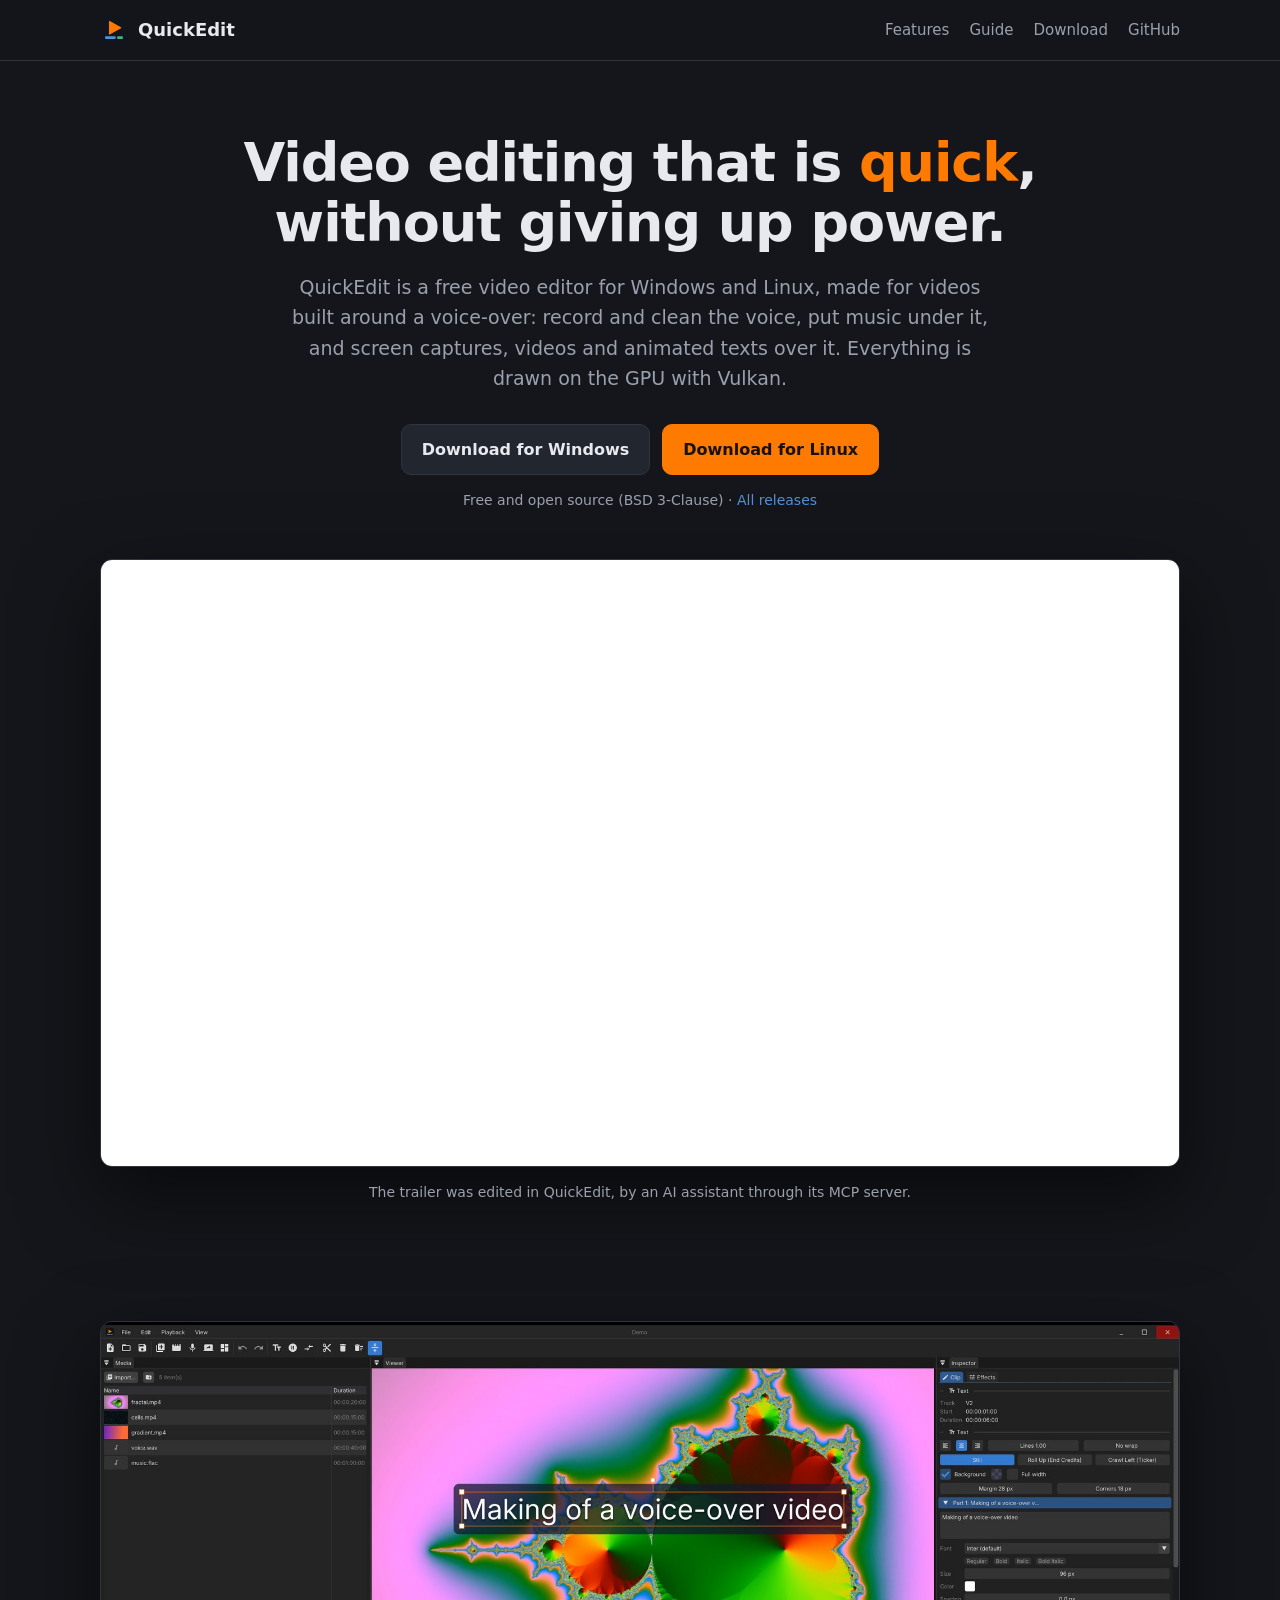
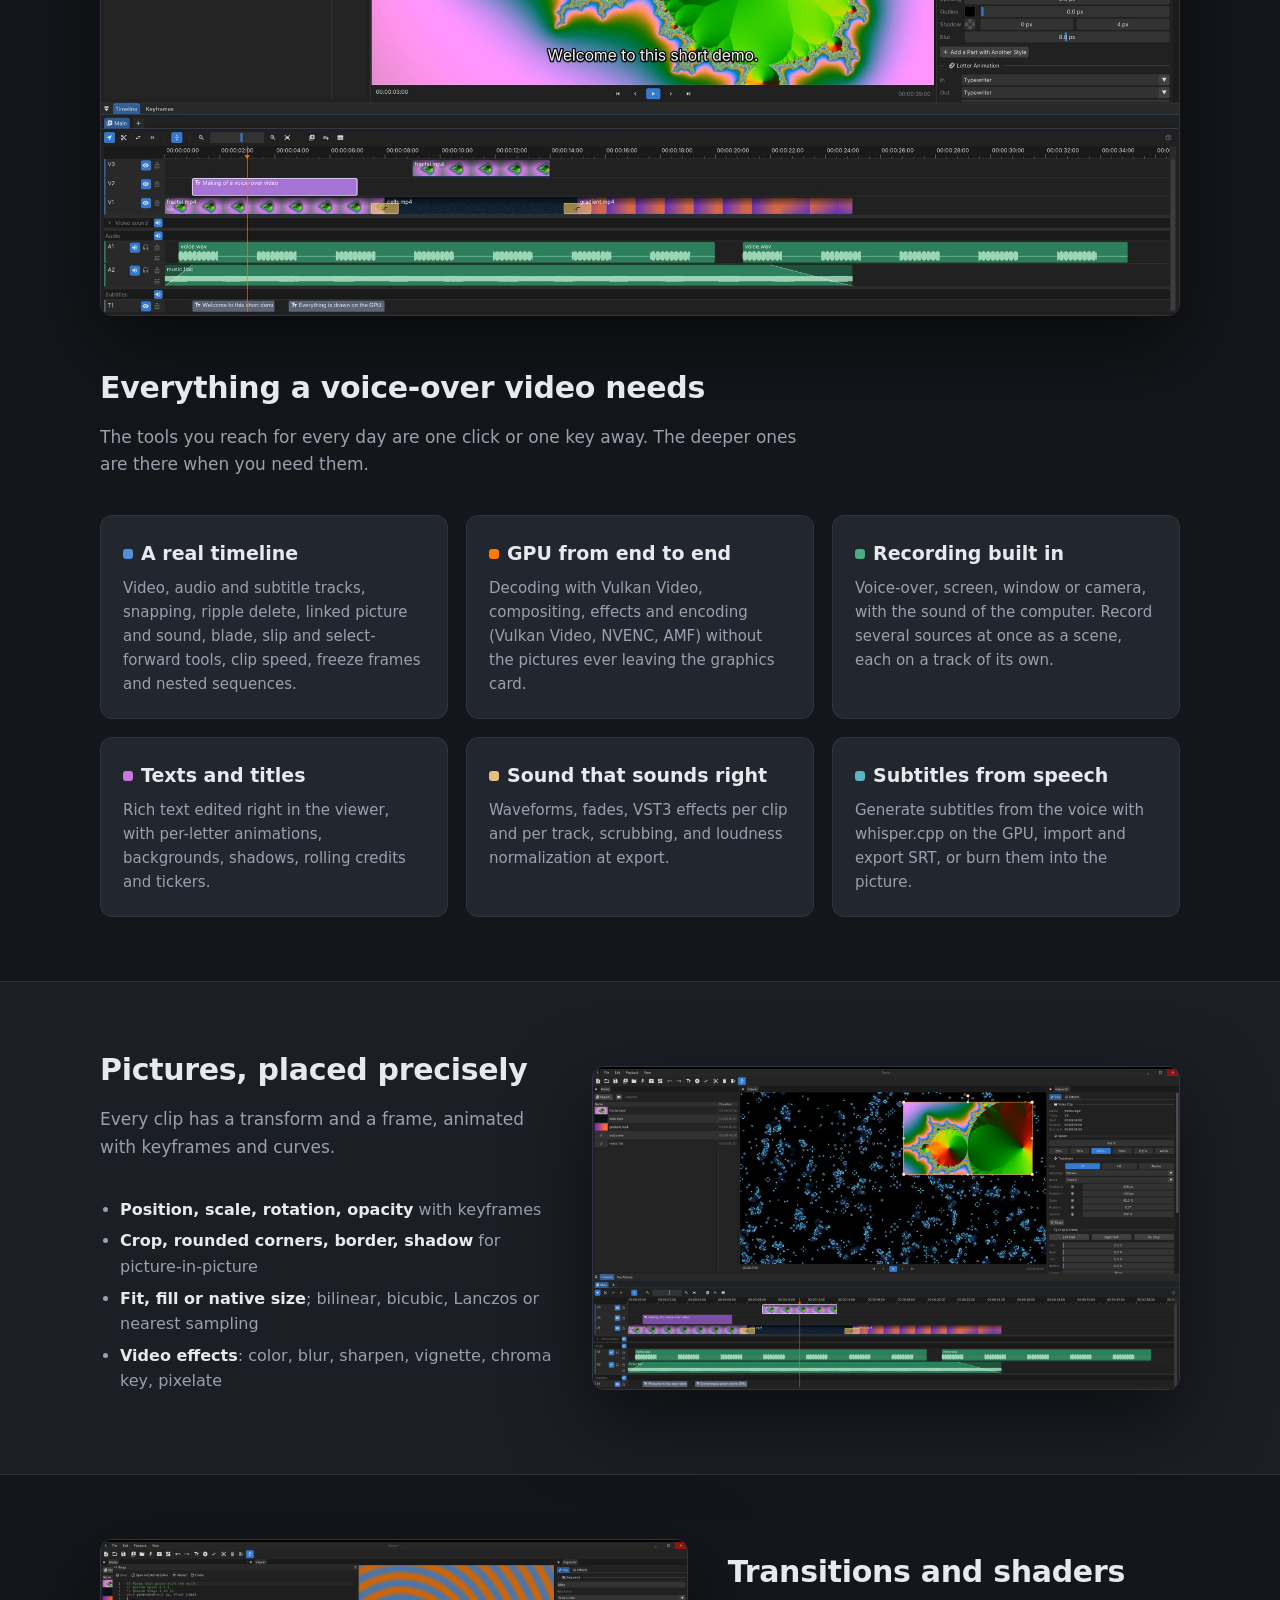
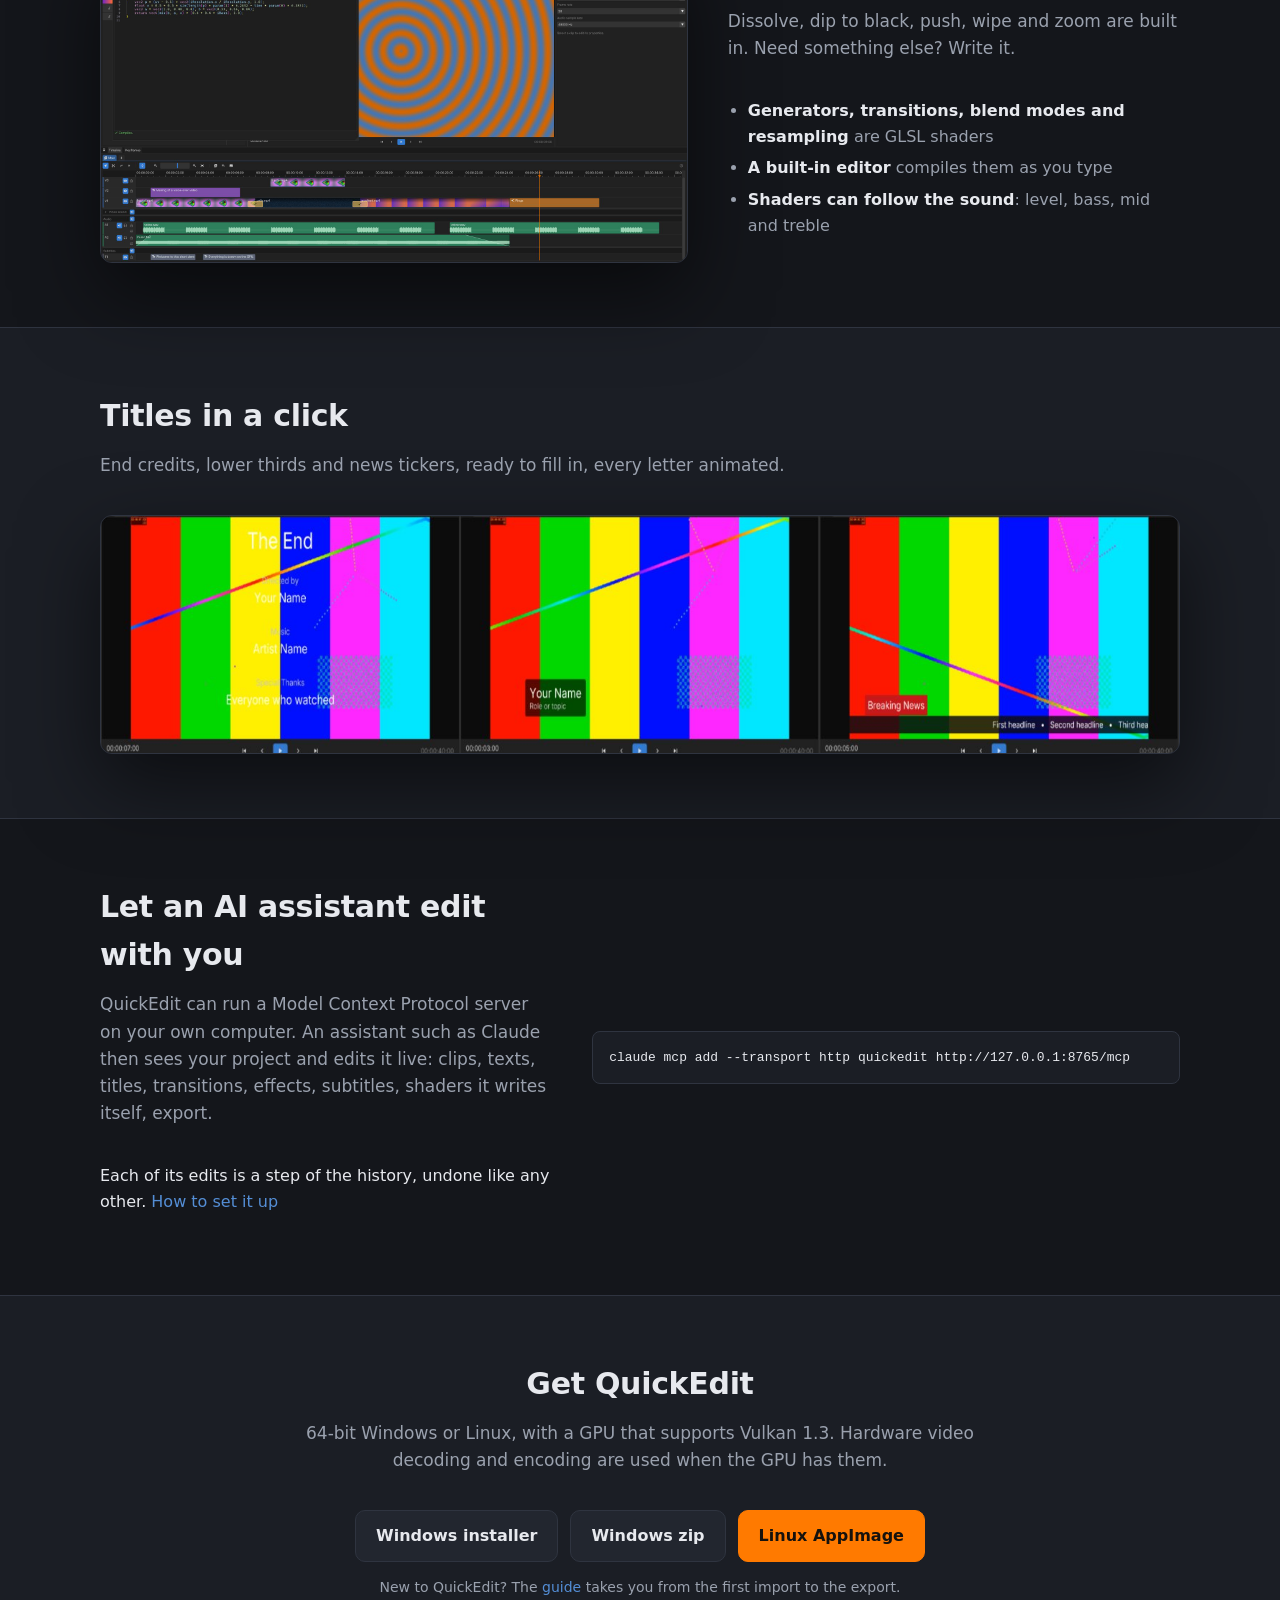
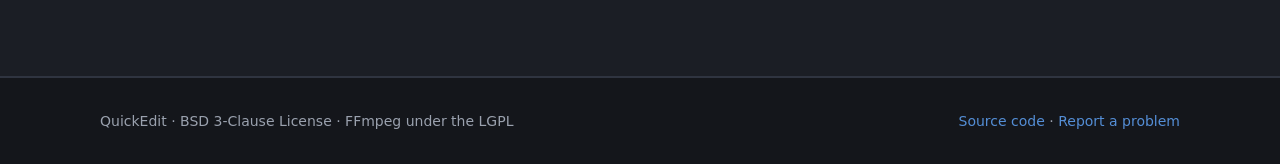
<file: site/index.html>
<!doctype html>
<html lang="en">
<head>
    <meta charset="utf-8">
    <meta name="viewport" content="width=device-width, initial-scale=1">
    <title>QuickEdit: a simple, powerful video editor</title>
    <meta name="description" content="QuickEdit is a free, open source video editor for Windows and Linux, rendered entirely on the GPU with Vulkan. Record and clean a voice-over, put music under it, screen captures, videos and animated texts over it.">
    <meta property="og:title" content="QuickEdit">
    <meta property="og:description" content="A simple, powerful video editor for Windows and Linux, rendered entirely with Vulkan.">
    <meta property="og:image" content="img/editor.jpg">
    <link rel="icon" href="favicon.svg" type="image/svg+xml">
    <link rel="stylesheet" href="style.css">
</head>
<body>

<header class="top">
    <div class="wrap">
        <a class="brand" href="./"><img src="favicon.svg" alt="">QuickEdit</a>
        <nav class="links">
            <a class="hide-small" href="#features">Features</a>
            <a href="guide.html">Guide</a>
            <a href="#download">Download</a>
            <a href="https://github.com/Zovelik/QuickEdit">GitHub</a>
        </nav>
    </div>
</header>

<main>
    <div class="hero">
        <div class="wrap">
            <h1>Video editing that is <em>quick</em>,<br>without giving up power.</h1>
            <p class="lead">
                QuickEdit is a free video editor for Windows and Linux, made for videos built around a voice-over:
                record and clean the voice, put music under it, and screen captures, videos and animated texts over it.
                Everything is drawn on the GPU with Vulkan.
            </p>
            <div class="buttons">
                <a class="button" data-os="windows" data-asset="-Windows.exe" href="https://github.com/Zovelik/QuickEdit/releases/latest">
                    Download for Windows <span class="size"></span>
                </a>
                <a class="button" data-os="linux" data-asset="-Linux.AppImage" href="https://github.com/Zovelik/QuickEdit/releases/latest">
                    Download for Linux <span class="size"></span>
                </a>
            </div>
            <p class="note">
                <span data-version hidden></span>Free and open source (BSD 3-Clause) &middot;
                <a href="https://github.com/Zovelik/QuickEdit/releases">All releases</a>
            </p>
            <div class="shot video">
                <iframe src="https://www.youtube-nocookie.com/embed/0W9y1w-8a5k" title="QuickEdit trailer" loading="lazy"
                    allow="accelerometer; autoplay; clipboard-write; encrypted-media; gyroscope; picture-in-picture; web-share"
                    referrerpolicy="strict-origin-when-cross-origin" allowfullscreen></iframe>
            </div>
            <p class="note">The trailer was edited in QuickEdit, by an AI assistant through its MCP server.</p>
        </div>
    </div>

    <section id="features">
        <div class="wrap">
            <div class="shot screenshot"><img src="img/editor.jpg" width="1920" height="1056" alt="The QuickEdit window: media list, viewer with an animated title, inspector and a timeline with video, voice, music and subtitle tracks"></div>
            <h2>Everything a voice-over video needs</h2>
            <p class="section-lead">The tools you reach for every day are one click or one key away. The deeper ones are there when you need them.</p>
            <div class="grid">
                <div class="card">
                    <h3><span class="dot" style="background:var(--blue)"></span>A real timeline</h3>
                    <p>Video, audio and subtitle tracks, snapping, ripple delete, linked picture and sound, blade, slip and select-forward tools, clip speed, freeze frames and nested sequences.</p>
                </div>
                <div class="card">
                    <h3><span class="dot" style="background:var(--orange)"></span>GPU from end to end</h3>
                    <p>Decoding with Vulkan Video, compositing, effects and encoding (Vulkan Video, NVENC, AMF) without the pictures ever leaving the graphics card.</p>
                </div>
                <div class="card">
                    <h3><span class="dot" style="background:var(--green)"></span>Recording built in</h3>
                    <p>Voice-over, screen, window or camera, with the sound of the computer. Record several sources at once as a scene, each on a track of its own.</p>
                </div>
                <div class="card">
                    <h3><span class="dot" style="background:#c678dd"></span>Texts and titles</h3>
                    <p>Rich text edited right in the viewer, with per-letter animations, backgrounds, shadows, rolling credits and tickers.</p>
                </div>
                <div class="card">
                    <h3><span class="dot" style="background:#e5c07b"></span>Sound that sounds right</h3>
                    <p>Waveforms, fades, VST3 effects per clip and per track, scrubbing, and loudness normalization at export.</p>
                </div>
                <div class="card">
                    <h3><span class="dot" style="background:#56b6c2"></span>Subtitles from speech</h3>
                    <p>Generate subtitles from the voice with whisper.cpp on the GPU, import and export SRT, or burn them into the picture.</p>
                </div>
            </div>
        </div>
    </section>

    <section class="alt">
        <div class="wrap split">
            <div>
                <h2>Pictures, placed precisely</h2>
                <p class="section-lead">Every clip has a transform and a frame, animated with keyframes and curves.</p>
                <ul>
                    <li><strong>Position, scale, rotation, opacity</strong> with keyframes</li>
                    <li><strong>Crop, rounded corners, border, shadow</strong> for picture-in-picture</li>
                    <li><strong>Fit, fill or native size</strong>; bilinear, bicubic, Lanczos or nearest sampling</li>
                    <li><strong>Video effects</strong>: color, blur, sharpen, vignette, chroma key, pixelate</li>
                </ul>
            </div>
            <figure class="shot"><img src="img/picture-in-picture.jpg" width="1920" height="1056" alt="A picture-in-picture clip with rounded corners selected, its transform shown in the inspector" loading="lazy"></figure>
        </div>
    </section>

    <section>
        <div class="wrap split reverse">
            <div>
                <h2>Transitions and shaders</h2>
                <p class="section-lead">Dissolve, dip to black, push, wipe and zoom are built in. Need something else? Write it.</p>
                <ul>
                    <li><strong>Generators, transitions, blend modes and resampling</strong> are GLSL shaders</li>
                    <li><strong>A built-in editor</strong> compiles them as you type</li>
                    <li><strong>Shaders can follow the sound</strong>: level, bass, mid and treble</li>
                </ul>
            </div>
            <figure class="shot"><img src="img/shaders.jpg" width="1920" height="1056" alt="The shader editor next to the viewer, showing the rings drawn by the generator shader being edited" loading="lazy"></figure>
        </div>
    </section>

    <section class="alt">
        <div class="wrap">
            <h2>Titles in a click</h2>
            <p class="section-lead">End credits, lower thirds and news tickers, ready to fill in, every letter animated.</p>
            <figure class="shot"><img src="img/titles.jpg" width="1500" height="330" alt="Three title templates: rolling end credits, a lower third and a breaking-news ticker" loading="lazy"></figure>
        </div>
    </section>

    <section>
        <div class="wrap split">
            <div>
                <h2>Let an AI assistant edit with you</h2>
                <p class="section-lead">
                    QuickEdit can run a Model Context Protocol server on your own computer. An assistant such as Claude
                    then sees your project and edits it live: clips, texts, titles, transitions, effects, subtitles, shaders it writes itself, export.
                </p>
                <p>Each of its edits is a step of the history, undone like any other. <a href="guide.html#ai">How to set it up</a></p>
            </div>
            <pre><code>claude mcp add --transport http quickedit http://127.0.0.1:8765/mcp</code></pre>
        </div>
    </section>

    <section class="alt" id="download">
        <div class="wrap" style="text-align:center">
            <h2>Get QuickEdit</h2>
            <p class="section-lead" style="margin-left:auto;margin-right:auto">
                64-bit Windows or Linux, with a GPU that supports Vulkan 1.3.
                Hardware video decoding and encoding are used when the GPU has them.
            </p>
            <div class="buttons">
                <a class="button" data-os="windows" data-asset="-Windows.exe" href="https://github.com/Zovelik/QuickEdit/releases/latest">Windows installer <span class="size"></span></a>
                <a class="button" data-asset="-Windows.zip" href="https://github.com/Zovelik/QuickEdit/releases/latest">Windows zip <span class="size"></span></a>
                <a class="button" data-os="linux" data-asset="-Linux.AppImage" href="https://github.com/Zovelik/QuickEdit/releases/latest">Linux AppImage <span class="size"></span></a>
            </div>
            <p class="note">New to QuickEdit? The <a href="guide.html">guide</a> takes you from the first import to the export.</p>
        </div>
    </section>
</main>

<footer>
    <div class="wrap">
        <span>QuickEdit &middot; BSD 3-Clause License &middot; FFmpeg under the LGPL</span>
        <span><a href="https://github.com/Zovelik/QuickEdit">Source code</a> &middot; <a href="https://github.com/Zovelik/QuickEdit/issues">Report a problem</a></span>
    </div>
</footer>

<script src="download.js"></script>
</body>
</html>
</file>
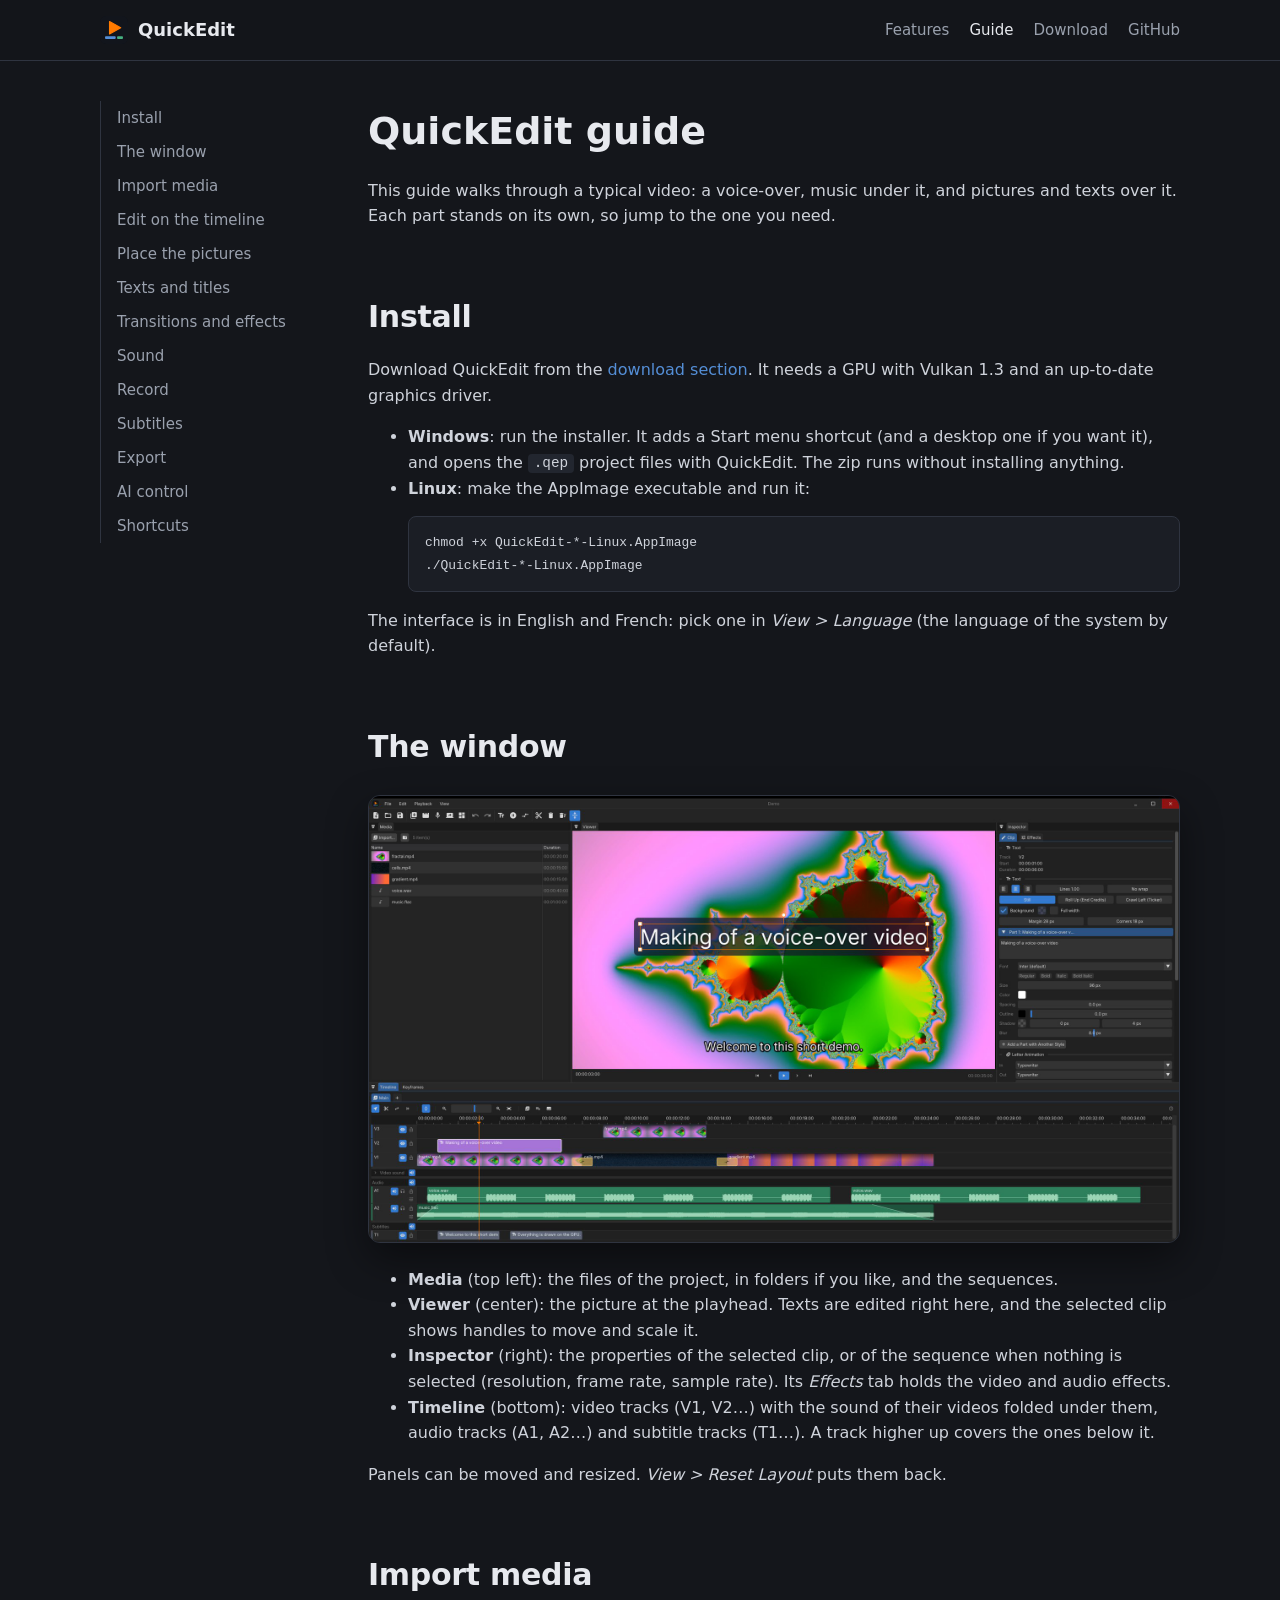
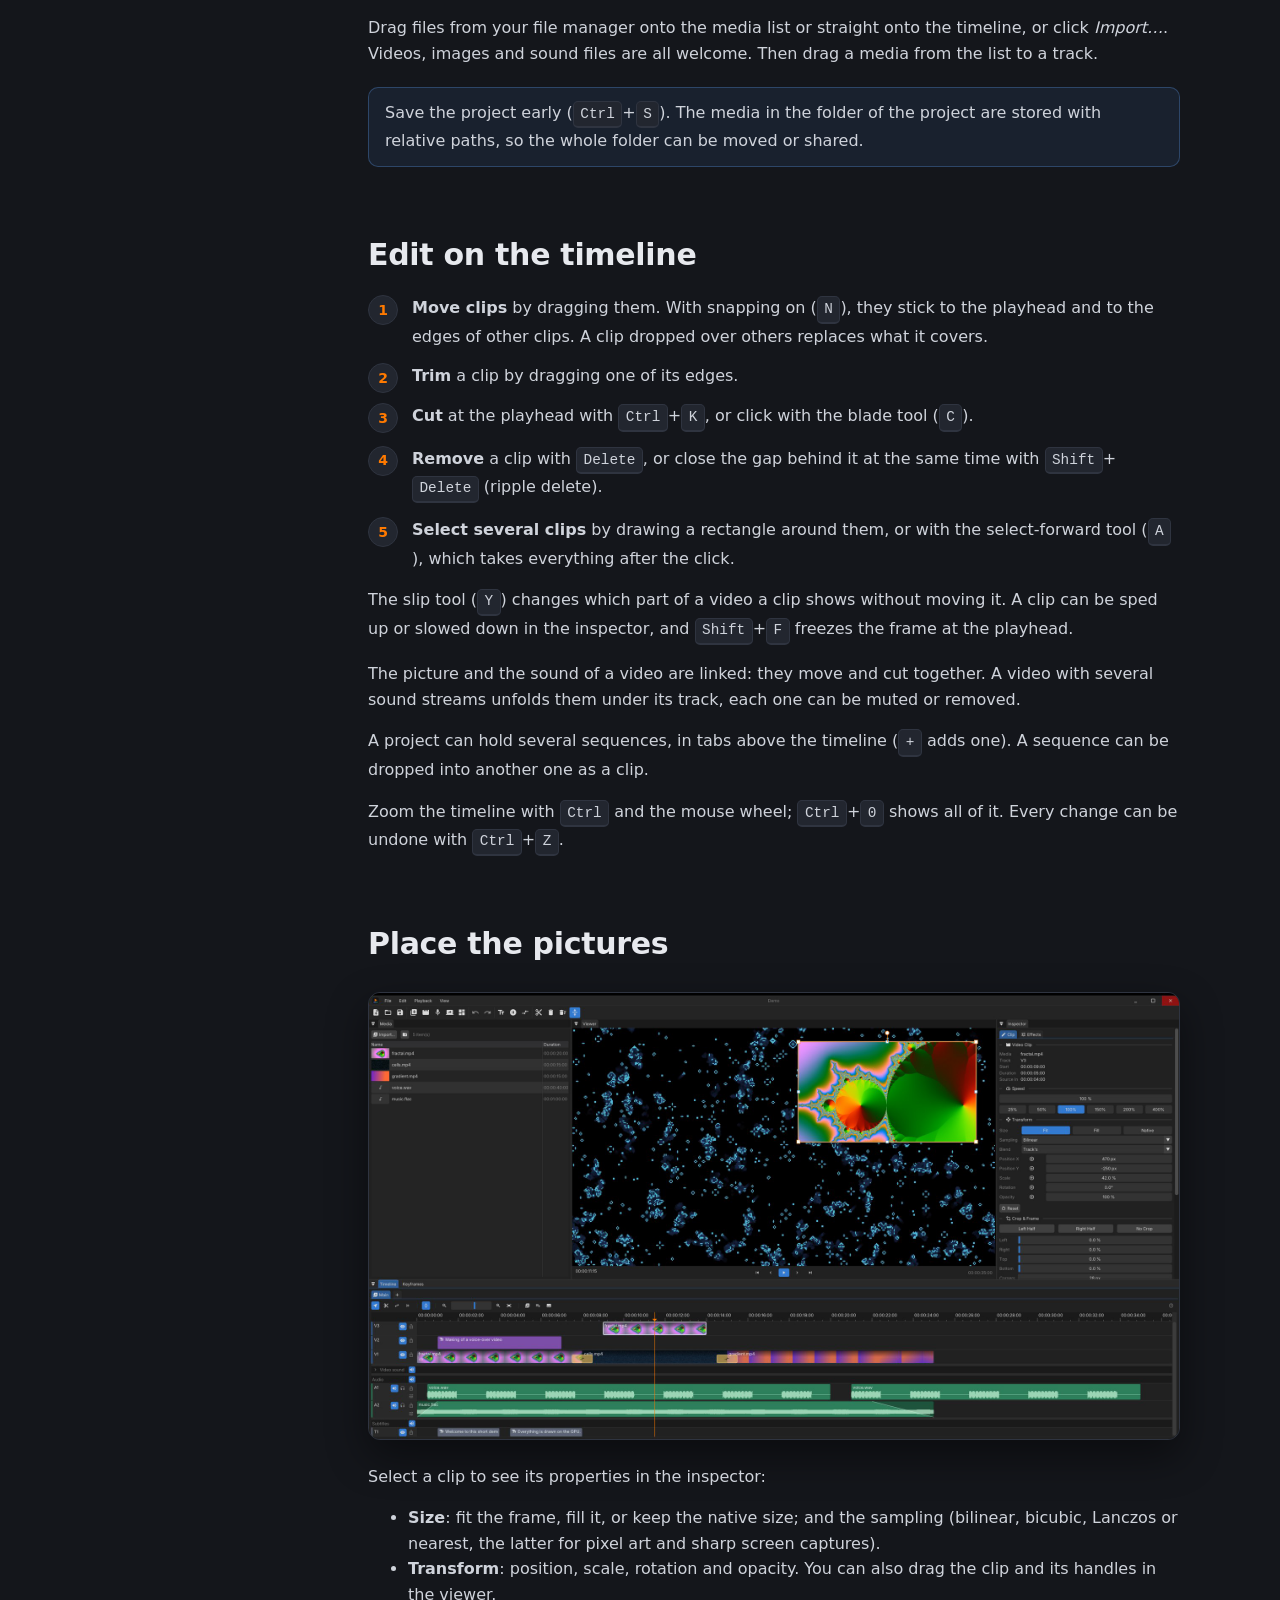
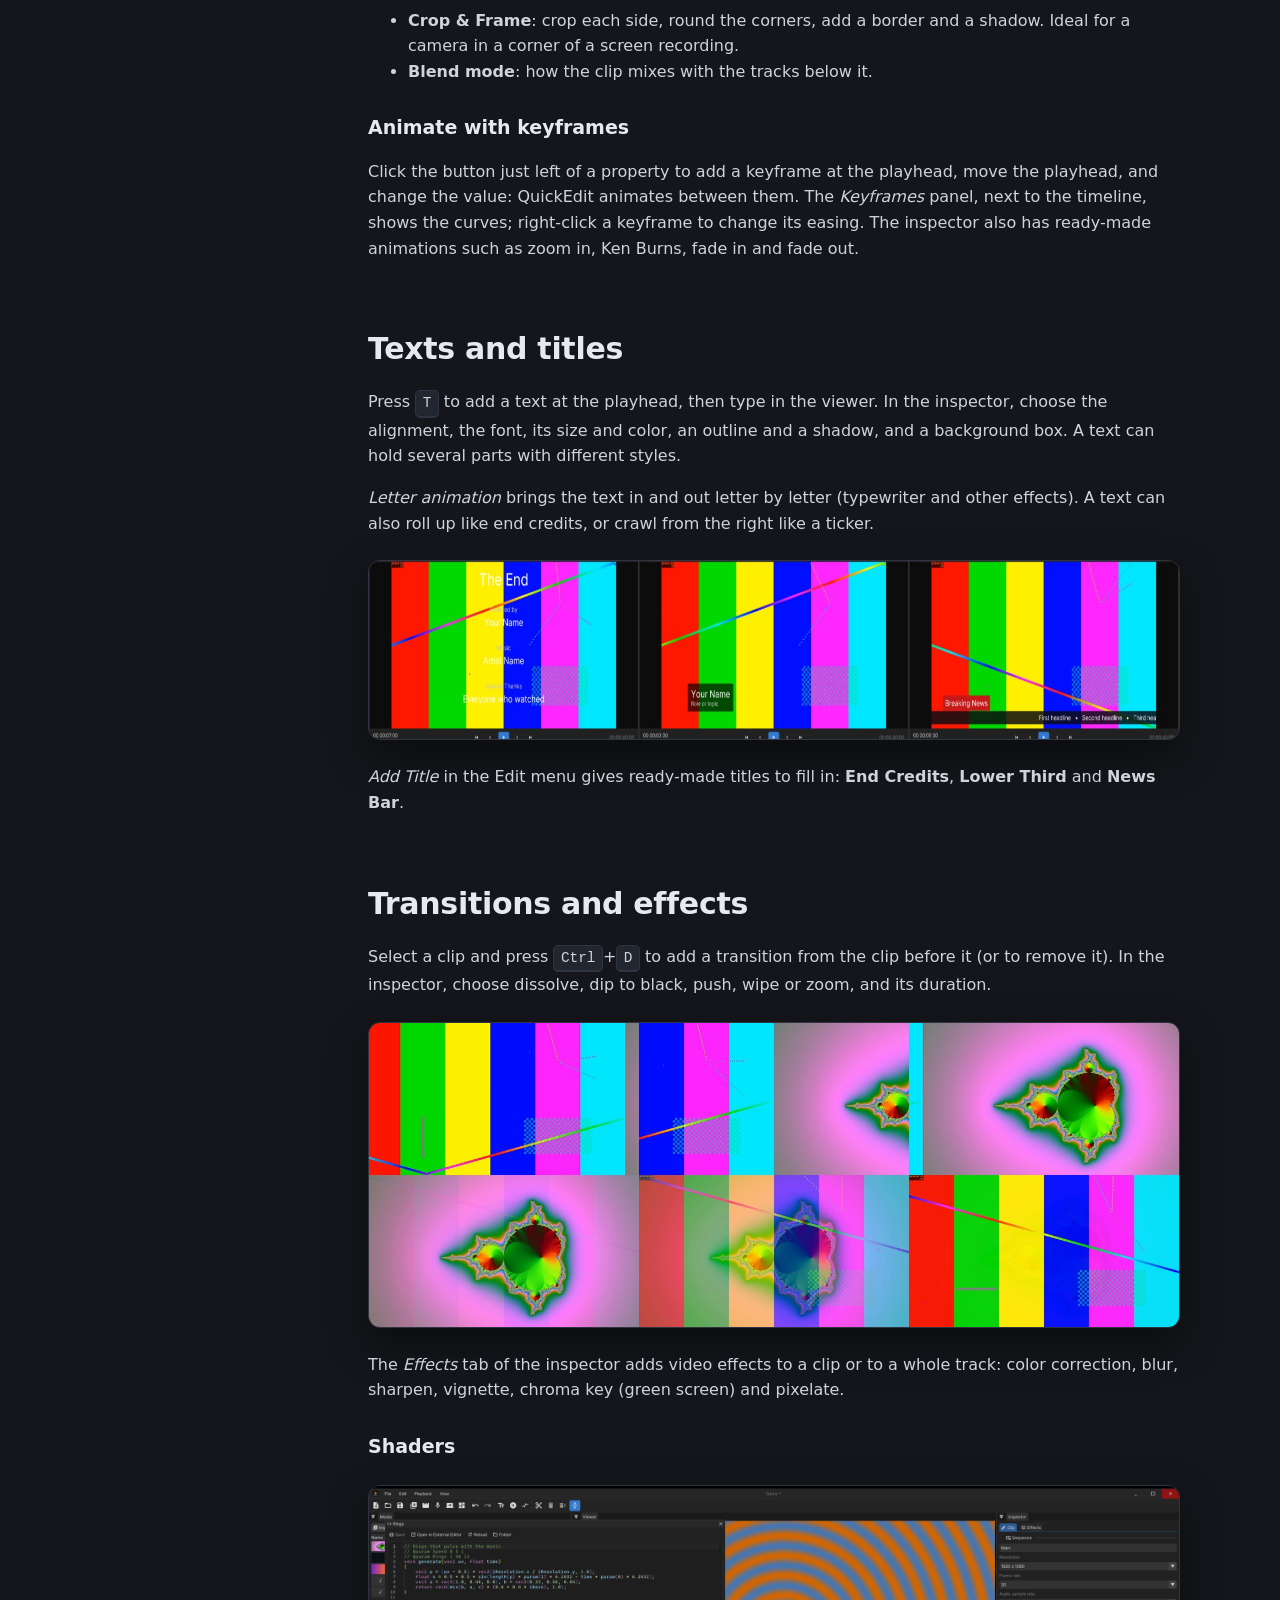
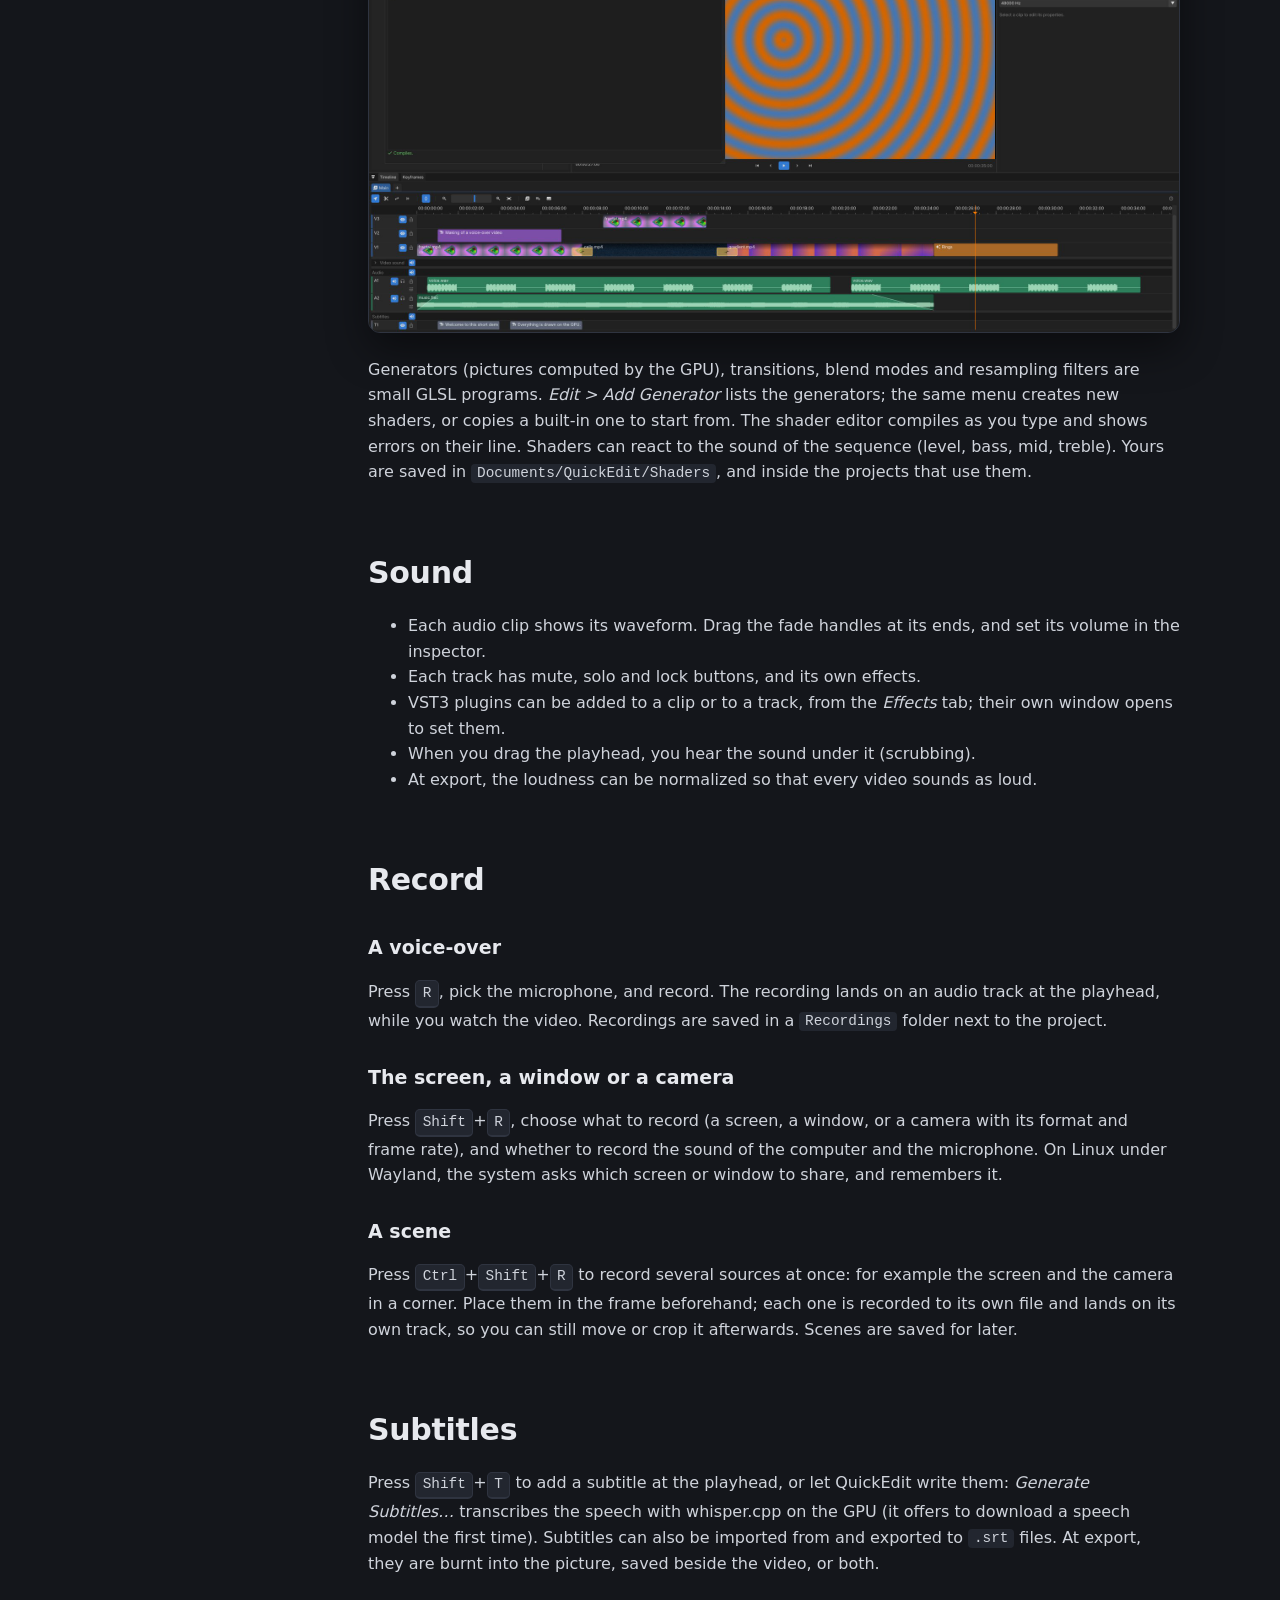
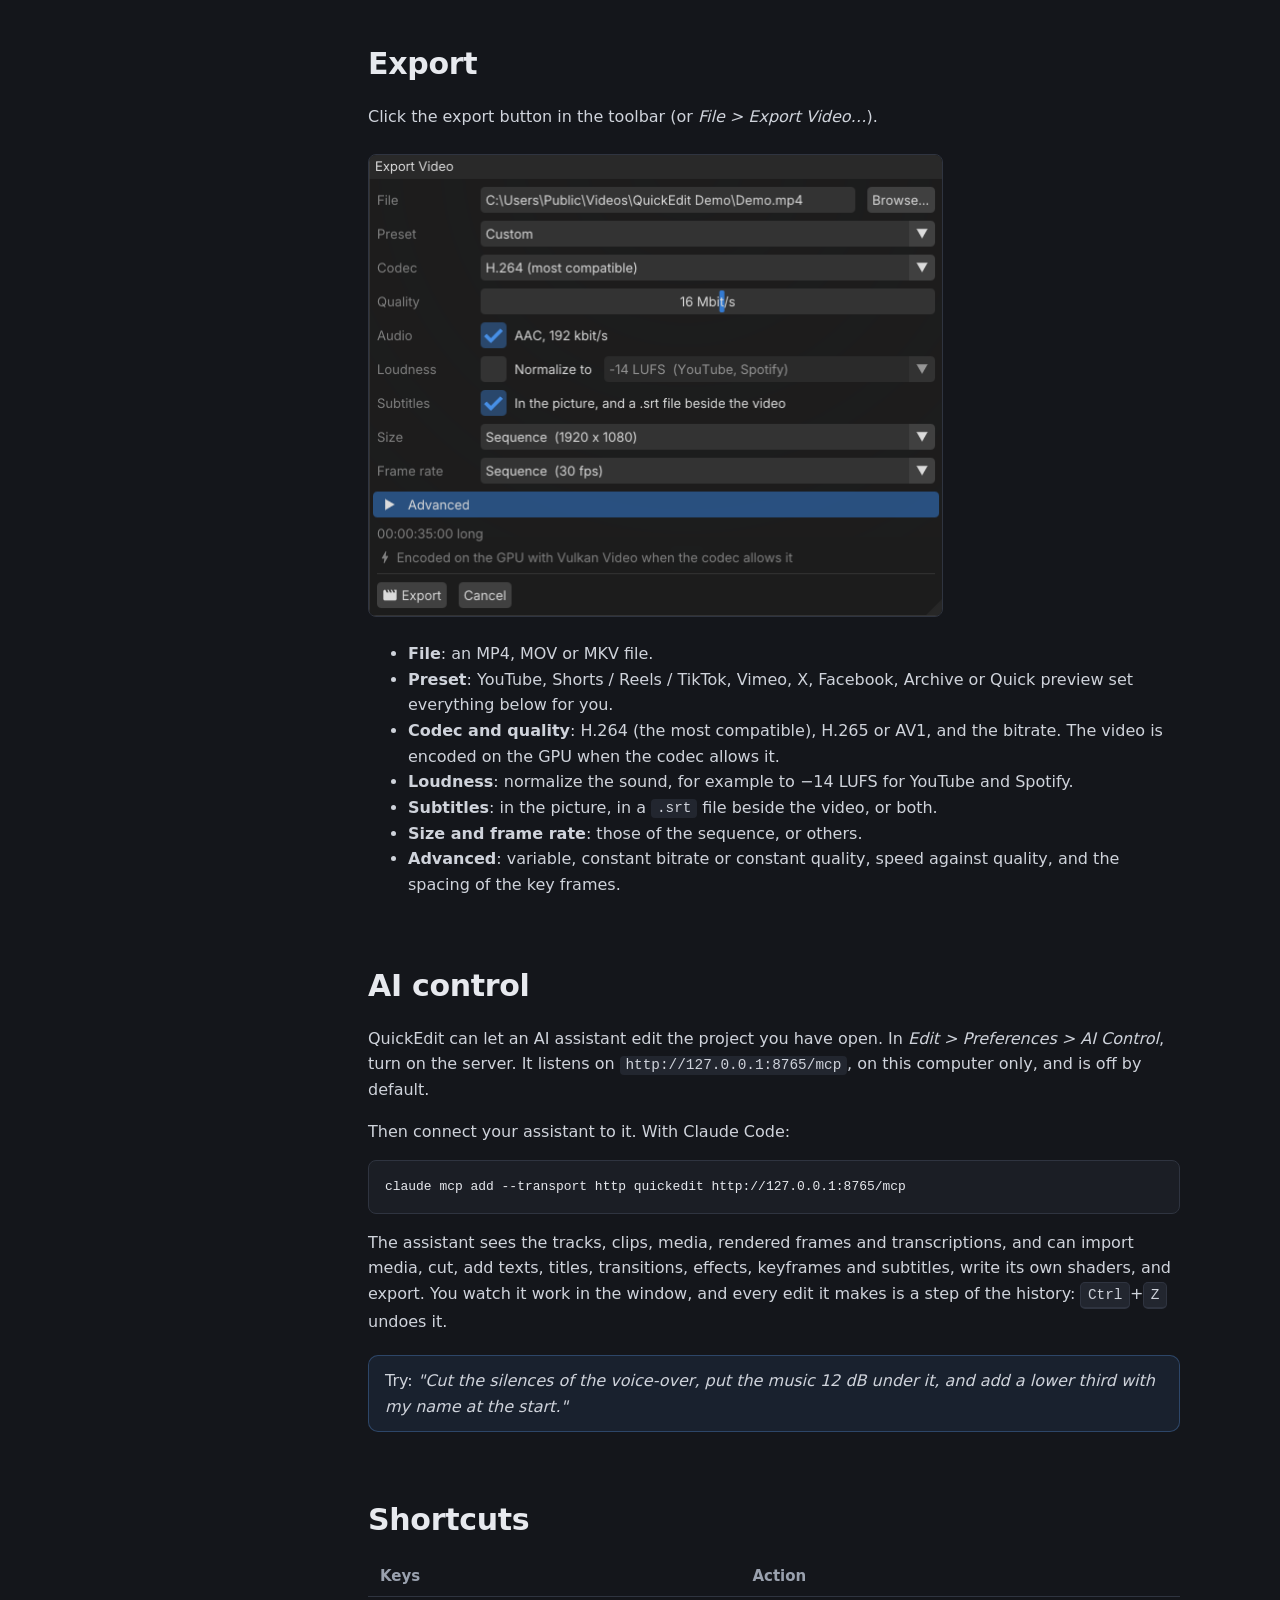
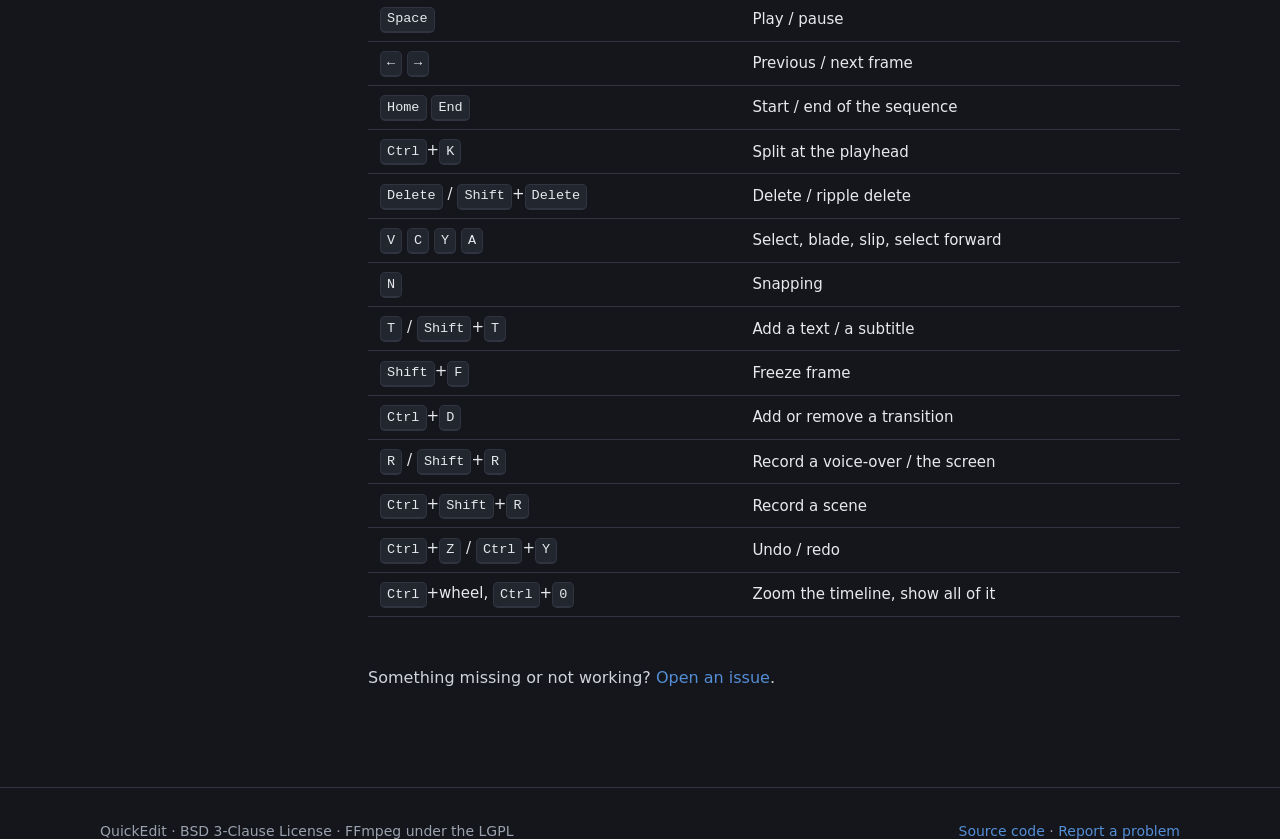
<file: site/guide.html>
<!doctype html>
<html lang="en">
<head>
    <meta charset="utf-8">
    <meta name="viewport" content="width=device-width, initial-scale=1">
    <title>QuickEdit guide: from the first import to the export</title>
    <meta name="description" content="Learn QuickEdit: install it, import media, edit on the timeline, add texts, titles and transitions, record a voice-over or the screen, and export your video.">
    <link rel="icon" href="favicon.svg" type="image/svg+xml">
    <link rel="stylesheet" href="style.css">
</head>
<body>

<header class="top">
    <div class="wrap">
        <a class="brand" href="./"><img src="favicon.svg" alt="">QuickEdit</a>
        <nav class="links">
            <a class="hide-small" href="./#features">Features</a>
            <a class="current" href="guide.html">Guide</a>
            <a href="./#download">Download</a>
            <a href="https://github.com/Zovelik/QuickEdit">GitHub</a>
        </nav>
    </div>
</header>

<div class="wrap guide">
    <aside>
        <ol>
            <li><a href="#install">Install</a></li>
            <li><a href="#window">The window</a></li>
            <li><a href="#import">Import media</a></li>
            <li><a href="#timeline">Edit on the timeline</a></li>
            <li><a href="#pictures">Place the pictures</a></li>
            <li><a href="#texts">Texts and titles</a></li>
            <li><a href="#transitions">Transitions and effects</a></li>
            <li><a href="#sound">Sound</a></li>
            <li><a href="#record">Record</a></li>
            <li><a href="#subtitles">Subtitles</a></li>
            <li><a href="#export">Export</a></li>
            <li><a href="#ai">AI control</a></li>
            <li><a href="#shortcuts">Shortcuts</a></li>
        </ol>
    </aside>

    <article>
        <h1>QuickEdit guide</h1>
        <p>This guide walks through a typical video: a voice-over, music under it, and pictures and texts over it. Each part stands on its own, so jump to the one you need.</p>

        <h2 id="install">Install</h2>
        <p>Download QuickEdit from the <a href="./#download">download section</a>. It needs a GPU with Vulkan 1.3 and an up-to-date graphics driver.</p>
        <ul>
            <li><strong>Windows</strong>: run the installer. It adds a Start menu shortcut (and a desktop one if you want it), and opens the <code>.qep</code> project files with QuickEdit. The zip runs without installing anything.</li>
            <li><strong>Linux</strong>: make the AppImage executable and run it:
                <pre><code>chmod +x QuickEdit-*-Linux.AppImage
./QuickEdit-*-Linux.AppImage</code></pre>
            </li>
        </ul>
        <p>The interface is in English and French: pick one in <em>View &gt; Language</em> (the language of the system by default).</p>

        <h2 id="window">The window</h2>
        <figure class="shot"><img src="img/editor.jpg" width="1920" height="1056" alt="The QuickEdit window with its four panels" loading="lazy"></figure>
        <ul>
            <li><strong>Media</strong> (top left): the files of the project, in folders if you like, and the sequences.</li>
            <li><strong>Viewer</strong> (center): the picture at the playhead. Texts are edited right here, and the selected clip shows handles to move and scale it.</li>
            <li><strong>Inspector</strong> (right): the properties of the selected clip, or of the sequence when nothing is selected (resolution, frame rate, sample rate). Its <em>Effects</em> tab holds the video and audio effects.</li>
            <li><strong>Timeline</strong> (bottom): video tracks (V1, V2…) with the sound of their videos folded under them, audio tracks (A1, A2…) and subtitle tracks (T1…). A track higher up covers the ones below it.</li>
        </ul>
        <p>Panels can be moved and resized. <em>View &gt; Reset Layout</em> puts them back.</p>

        <h2 id="import">Import media</h2>
        <p>Drag files from your file manager onto the media list or straight onto the timeline, or click <em>Import…</em>. Videos, images and sound files are all welcome. Then drag a media from the list to a track.</p>
        <div class="tip"><p>Save the project early (<kbd>Ctrl</kbd>+<kbd>S</kbd>). The media in the folder of the project are stored with relative paths, so the whole folder can be moved or shared.</p></div>

        <h2 id="timeline">Edit on the timeline</h2>
        <ol class="steps">
            <li><strong>Move clips</strong> by dragging them. With snapping on (<kbd>N</kbd>), they stick to the playhead and to the edges of other clips. A clip dropped over others replaces what it covers.</li>
            <li><strong>Trim</strong> a clip by dragging one of its edges.</li>
            <li><strong>Cut</strong> at the playhead with <kbd>Ctrl</kbd>+<kbd>K</kbd>, or click with the blade tool (<kbd>C</kbd>).</li>
            <li><strong>Remove</strong> a clip with <kbd>Delete</kbd>, or close the gap behind it at the same time with <kbd>Shift</kbd>+<kbd>Delete</kbd> (ripple delete).</li>
            <li><strong>Select several clips</strong> by drawing a rectangle around them, or with the select-forward tool (<kbd>A</kbd>), which takes everything after the click.</li>
        </ol>
        <p>The slip tool (<kbd>Y</kbd>) changes which part of a video a clip shows without moving it. A clip can be sped up or slowed down in the inspector, and <kbd>Shift</kbd>+<kbd>F</kbd> freezes the frame at the playhead.</p>
        <p>The picture and the sound of a video are linked: they move and cut together. A video with several sound streams unfolds them under its track, each one can be muted or removed.</p>
        <p>A project can hold several sequences, in tabs above the timeline (<kbd>+</kbd> adds one). A sequence can be dropped into another one as a clip.</p>
        <p>Zoom the timeline with <kbd>Ctrl</kbd> and the mouse wheel; <kbd>Ctrl</kbd>+<kbd>0</kbd> shows all of it. Every change can be undone with <kbd>Ctrl</kbd>+<kbd>Z</kbd>.</p>

        <h2 id="pictures">Place the pictures</h2>
        <figure class="shot"><img src="img/picture-in-picture.jpg" width="1920" height="1056" alt="A clip on V3 shown small in a corner of the picture, its transform in the inspector" loading="lazy"></figure>
        <p>Select a clip to see its properties in the inspector:</p>
        <ul>
            <li><strong>Size</strong>: fit the frame, fill it, or keep the native size; and the sampling (bilinear, bicubic, Lanczos or nearest, the latter for pixel art and sharp screen captures).</li>
            <li><strong>Transform</strong>: position, scale, rotation and opacity. You can also drag the clip and its handles in the viewer.</li>
            <li><strong>Crop &amp; Frame</strong>: crop each side, round the corners, add a border and a shadow. Ideal for a camera in a corner of a screen recording.</li>
            <li><strong>Blend mode</strong>: how the clip mixes with the tracks below it.</li>
        </ul>
        <h3>Animate with keyframes</h3>
        <p>Click the button just left of a property to add a keyframe at the playhead, move the playhead, and change the value: QuickEdit animates between them. The <em>Keyframes</em> panel, next to the timeline, shows the curves; right-click a keyframe to change its easing. The inspector also has ready-made animations such as zoom in, Ken Burns, fade in and fade out.</p>

        <h2 id="texts">Texts and titles</h2>
        <p>Press <kbd>T</kbd> to add a text at the playhead, then type in the viewer. In the inspector, choose the alignment, the font, its size and color, an outline and a shadow, and a background box. A text can hold several parts with different styles.</p>
        <p><em>Letter animation</em> brings the text in and out letter by letter (typewriter and other effects). A text can also roll up like end credits, or crawl from the right like a ticker.</p>
        <figure class="shot"><img src="img/titles.jpg" width="1500" height="330" alt="End credits, a lower third and a news bar" loading="lazy"></figure>
        <p><em>Add Title</em> in the Edit menu gives ready-made titles to fill in: <strong>End Credits</strong>, <strong>Lower Third</strong> and <strong>News Bar</strong>.</p>

        <h2 id="transitions">Transitions and effects</h2>
        <p>Select a clip and press <kbd>Ctrl</kbd>+<kbd>D</kbd> to add a transition from the clip before it (or to remove it). In the inspector, choose dissolve, dip to black, push, wipe or zoom, and its duration.</p>
        <figure class="shot"><img src="img/transitions.jpg" width="1440" height="540" alt="Frames of several transitions" loading="lazy"></figure>
        <p>The <em>Effects</em> tab of the inspector adds video effects to a clip or to a whole track: color correction, blur, sharpen, vignette, chroma key (green screen) and pixelate.</p>
        <h3>Shaders</h3>
        <figure class="shot"><img src="img/shaders.jpg" width="1920" height="1056" alt="The shader editor open over the media list, a generator clip at the end of V1" loading="lazy"></figure>
        <p>Generators (pictures computed by the GPU), transitions, blend modes and resampling filters are small GLSL programs. <em>Edit &gt; Add Generator</em> lists the generators; the same menu creates new shaders, or copies a built-in one to start from. The shader editor compiles as you type and shows errors on their line. Shaders can react to the sound of the sequence (level, bass, mid, treble). Yours are saved in <code>Documents/QuickEdit/Shaders</code>, and inside the projects that use them.</p>

        <h2 id="sound">Sound</h2>
        <ul>
            <li>Each audio clip shows its waveform. Drag the fade handles at its ends, and set its volume in the inspector.</li>
            <li>Each track has mute, solo and lock buttons, and its own effects.</li>
            <li>VST3 plugins can be added to a clip or to a track, from the <em>Effects</em> tab; their own window opens to set them.</li>
            <li>When you drag the playhead, you hear the sound under it (scrubbing).</li>
            <li>At export, the loudness can be normalized so that every video sounds as loud.</li>
        </ul>

        <h2 id="record">Record</h2>
        <h3>A voice-over</h3>
        <p>Press <kbd>R</kbd>, pick the microphone, and record. The recording lands on an audio track at the playhead, while you watch the video. Recordings are saved in a <code>Recordings</code> folder next to the project.</p>
        <h3>The screen, a window or a camera</h3>
        <p>Press <kbd>Shift</kbd>+<kbd>R</kbd>, choose what to record (a screen, a window, or a camera with its format and frame rate), and whether to record the sound of the computer and the microphone. On Linux under Wayland, the system asks which screen or window to share, and remembers it.</p>
        <h3>A scene</h3>
        <p>Press <kbd>Ctrl</kbd>+<kbd>Shift</kbd>+<kbd>R</kbd> to record several sources at once: for example the screen and the camera in a corner. Place them in the frame beforehand; each one is recorded to its own file and lands on its own track, so you can still move or crop it afterwards. Scenes are saved for later.</p>

        <h2 id="subtitles">Subtitles</h2>
        <p>Press <kbd>Shift</kbd>+<kbd>T</kbd> to add a subtitle at the playhead, or let QuickEdit write them: <em>Generate Subtitles…</em> transcribes the speech with whisper.cpp on the GPU (it offers to download a speech model the first time). Subtitles can also be imported from and exported to <code>.srt</code> files. At export, they are burnt into the picture, saved beside the video, or both.</p>

        <h2 id="export">Export</h2>
        <p>Click the export button in the toolbar (or <em>File &gt; Export Video…</em>).</p>
        <figure><img src="img/export.png" width="575" height="463" alt="The Export Video window" loading="lazy" style="border-radius:8px;border:1px solid var(--line)"></figure>
        <ul>
            <li><strong>File</strong>: an MP4, MOV or MKV file.</li>
            <li><strong>Preset</strong>: YouTube, Shorts / Reels / TikTok, Vimeo, X, Facebook, Archive or Quick preview set everything below for you.</li>
            <li><strong>Codec and quality</strong>: H.264 (the most compatible), H.265 or AV1, and the bitrate. The video is encoded on the GPU when the codec allows it.</li>
            <li><strong>Loudness</strong>: normalize the sound, for example to −14 LUFS for YouTube and Spotify.</li>
            <li><strong>Subtitles</strong>: in the picture, in a <code>.srt</code> file beside the video, or both.</li>
            <li><strong>Size and frame rate</strong>: those of the sequence, or others.</li>
            <li><strong>Advanced</strong>: variable, constant bitrate or constant quality, speed against quality, and the spacing of the key frames.</li>
        </ul>

        <h2 id="ai">AI control</h2>
        <p>QuickEdit can let an AI assistant edit the project you have open. In <em>Edit &gt; Preferences &gt; AI Control</em>, turn on the server. It listens on <code>http://127.0.0.1:8765/mcp</code>, on this computer only, and is off by default.</p>
        <p>Then connect your assistant to it. With Claude Code:</p>
        <pre><code>claude mcp add --transport http quickedit http://127.0.0.1:8765/mcp</code></pre>
        <p>The assistant sees the tracks, clips, media, rendered frames and transcriptions, and can import media, cut, add texts, titles, transitions, effects, keyframes and subtitles, write its own shaders, and export. You watch it work in the window, and every edit it makes is a step of the history: <kbd>Ctrl</kbd>+<kbd>Z</kbd> undoes it.</p>
        <div class="tip"><p>Try: <em>"Cut the silences of the voice-over, put the music 12 dB under it, and add a lower third with my name at the start."</em></p></div>

        <h2 id="shortcuts">Shortcuts</h2>
        <table>
            <tr><th>Keys</th><th>Action</th></tr>
            <tr><td><kbd>Space</kbd></td><td>Play / pause</td></tr>
            <tr><td><kbd>←</kbd> <kbd>→</kbd></td><td>Previous / next frame</td></tr>
            <tr><td><kbd>Home</kbd> <kbd>End</kbd></td><td>Start / end of the sequence</td></tr>
            <tr><td><kbd>Ctrl</kbd>+<kbd>K</kbd></td><td>Split at the playhead</td></tr>
            <tr><td><kbd>Delete</kbd> / <kbd>Shift</kbd>+<kbd>Delete</kbd></td><td>Delete / ripple delete</td></tr>
            <tr><td><kbd>V</kbd> <kbd>C</kbd> <kbd>Y</kbd> <kbd>A</kbd></td><td>Select, blade, slip, select forward</td></tr>
            <tr><td><kbd>N</kbd></td><td>Snapping</td></tr>
            <tr><td><kbd>T</kbd> / <kbd>Shift</kbd>+<kbd>T</kbd></td><td>Add a text / a subtitle</td></tr>
            <tr><td><kbd>Shift</kbd>+<kbd>F</kbd></td><td>Freeze frame</td></tr>
            <tr><td><kbd>Ctrl</kbd>+<kbd>D</kbd></td><td>Add or remove a transition</td></tr>
            <tr><td><kbd>R</kbd> / <kbd>Shift</kbd>+<kbd>R</kbd></td><td>Record a voice-over / the screen</td></tr>
            <tr><td><kbd>Ctrl</kbd>+<kbd>Shift</kbd>+<kbd>R</kbd></td><td>Record a scene</td></tr>
            <tr><td><kbd>Ctrl</kbd>+<kbd>Z</kbd> / <kbd>Ctrl</kbd>+<kbd>Y</kbd></td><td>Undo / redo</td></tr>
            <tr><td><kbd>Ctrl</kbd>+wheel, <kbd>Ctrl</kbd>+<kbd>0</kbd></td><td>Zoom the timeline, show all of it</td></tr>
        </table>

        <p style="margin-top:48px">Something missing or not working? <a href="https://github.com/Zovelik/QuickEdit/issues">Open an issue</a>.</p>
    </article>
</div>

<footer>
    <div class="wrap">
        <span>QuickEdit &middot; BSD 3-Clause License &middot; FFmpeg under the LGPL</span>
        <span><a href="https://github.com/Zovelik/QuickEdit">Source code</a> &middot; <a href="https://github.com/Zovelik/QuickEdit/issues">Report a problem</a></span>
    </div>
</footer>

</body>
</html>
</file>
<file: site/style.css>
:root {
    --bg: #14161b;
    --bg-2: #1b1e25;
    --panel: #22262f;
    --line: #2f3440;
    --text: #e7e9ee;
    --muted: #9aa1ae;
    --orange: #ff7a00;
    --blue: #548ed6;
    --green: #46b080;
    --radius: 12px;
    --width: 1120px;
    color-scheme: dark;
}

* { box-sizing: border-box; }

html { scroll-behavior: smooth; }

body {
    margin: 0;
    background: var(--bg);
    color: var(--text);
    font: 16px/1.6 "Inter", system-ui, -apple-system, "Segoe UI", Roboto, sans-serif;
    -webkit-font-smoothing: antialiased;
}

a { color: var(--blue); text-decoration: none; }
a:hover { text-decoration: underline; }

img { max-width: 100%; height: auto; display: block; }

code, kbd, pre { font-family: ui-monospace, "Cascadia Code", Consolas, monospace; font-size: 0.9em; }
code { background: var(--panel); padding: 0.1em 0.4em; border-radius: 4px; }
pre { background: var(--bg-2); border: 1px solid var(--line); border-radius: 8px; padding: 14px 16px; overflow-x: auto; }
pre code { background: none; padding: 0; }
kbd {
    display: inline-block; min-width: 1.6em; padding: 0.05em 0.45em; text-align: center;
    background: var(--panel); border: 1px solid var(--line); border-bottom-width: 2px; border-radius: 5px;
}

.wrap { max-width: var(--width); margin: 0 auto; padding: 0 20px; }

/* Header */

header.top {
    position: sticky; top: 0; z-index: 10;
    background: rgba(20, 22, 27, 0.88); backdrop-filter: blur(10px);
    border-bottom: 1px solid var(--line);
}
header.top .wrap { display: flex; align-items: center; gap: 24px; height: 60px; }
.brand { display: flex; align-items: center; gap: 10px; color: var(--text); font-weight: 700; font-size: 18px; }
.brand:hover { text-decoration: none; }
.brand img { width: 28px; height: 28px; }
nav.links { display: flex; gap: 20px; margin-left: auto; }
nav.links a { color: var(--muted); font-size: 15px; }
nav.links a:hover, nav.links a.current { color: var(--text); text-decoration: none; }

/* Hero */

.hero { padding: 72px 0 40px; text-align: center; }
.hero h1 { font-size: clamp(34px, 5vw, 54px); line-height: 1.12; margin: 0 0 18px; letter-spacing: -0.02em; }
.hero h1 em { font-style: normal; color: var(--orange); }
.hero p.lead { font-size: 19px; color: var(--muted); max-width: 720px; margin: 0 auto 30px; }
.hero .shot { margin-top: 48px; }
.shot.video { aspect-ratio: 16 / 9; background: #000; }
.shot.video iframe { display: block; width: 100%; height: 100%; border: 0; }
.shot.screenshot { margin-bottom: 48px; }

.buttons { display: flex; flex-wrap: wrap; justify-content: center; gap: 12px; }
.button {
    display: inline-flex; align-items: center; gap: 10px;
    padding: 12px 20px; border-radius: 10px; font-weight: 600;
    background: var(--panel); color: var(--text); border: 1px solid var(--line);
}
.button:hover { text-decoration: none; border-color: #48505f; }
.button.primary { background: var(--orange); border-color: var(--orange); color: #16120d; }
.button.primary:hover { background: #ff8c24; }
.button .size { font-weight: 400; opacity: 0.75; font-size: 14px; }
.button .size:empty { display: none; }
.note { color: var(--muted); font-size: 14px; margin-top: 14px; }

.shot {
    border-radius: var(--radius); overflow: hidden; border: 1px solid var(--line);
    box-shadow: 0 30px 80px rgba(0, 0, 0, 0.55);
}

/* Sections */

section { padding: 64px 0; }
section.alt { background: var(--bg-2); border-top: 1px solid var(--line); border-bottom: 1px solid var(--line); }
h2 { font-size: 30px; margin: 0 0 12px; letter-spacing: -0.01em; }
h3 { font-size: 19px; margin: 0 0 8px; }
.section-lead { color: var(--muted); max-width: 720px; margin: 0 0 36px; font-size: 17px; }

.grid { display: grid; grid-template-columns: repeat(auto-fill, minmax(300px, 1fr)); gap: 18px; }
.card { background: var(--panel); border: 1px solid var(--line); border-radius: var(--radius); padding: 22px; }
.card p { margin: 0; color: var(--muted); font-size: 15px; }
.card .dot { width: 10px; height: 10px; border-radius: 3px; display: inline-block; margin-right: 8px; vertical-align: 1px; }

.split { display: grid; grid-template-columns: 1fr 1.3fr; gap: 40px; align-items: center; }
.split.reverse { grid-template-columns: 1.3fr 1fr; }
.split.reverse > :first-child { order: 2; }
.split ul { padding-left: 20px; color: var(--muted); }
.split li { margin: 6px 0; }
.split li strong { color: var(--text); }

figure { margin: 0; }
figcaption { color: var(--muted); font-size: 14px; margin-top: 10px; text-align: center; }

/* Guide */

.guide { display: grid; grid-template-columns: 220px 1fr; gap: 48px; padding-top: 40px; padding-bottom: 80px; }
.guide aside { position: sticky; top: 84px; align-self: start; font-size: 15px; }
.guide aside ol { list-style: none; padding: 0; margin: 0; border-left: 1px solid var(--line); }
.guide aside a { display: block; padding: 5px 0 5px 16px; color: var(--muted); }
.guide aside a:hover { color: var(--text); text-decoration: none; }
.guide article { min-width: 0; }
.guide article h1 { font-size: 38px; margin: 0 0 10px; }
.guide article h2 { margin-top: 56px; padding-top: 8px; scroll-margin-top: 76px; }
.guide article h3 { margin-top: 28px; }
.guide article p, .guide article li { color: #cfd3db; }
.guide article figure { margin: 24px 0; }
.guide article .shot { box-shadow: 0 16px 40px rgba(0, 0, 0, 0.45); }

table { border-collapse: collapse; width: 100%; font-size: 15px; }
th, td { text-align: left; padding: 8px 12px; border-bottom: 1px solid var(--line); }
th { color: var(--muted); font-weight: 600; }

.tip { background: rgba(84, 142, 214, 0.1); border: 1px solid rgba(84, 142, 214, 0.35); border-radius: 10px; padding: 12px 16px; margin: 20px 0; }
.tip p { margin: 0; }

ol.steps { counter-reset: step; list-style: none; padding: 0; }
ol.steps > li { counter-increment: step; position: relative; padding-left: 44px; margin: 14px 0; }
ol.steps > li::before {
    content: counter(step); position: absolute; left: 0; top: 0;
    width: 28px; height: 28px; border-radius: 50%; background: var(--panel); border: 1px solid var(--line);
    display: grid; place-items: center; font-size: 14px; font-weight: 700; color: var(--orange);
}

/* Footer */

footer { border-top: 1px solid var(--line); padding: 32px 0; color: var(--muted); font-size: 14px; }
footer .wrap { display: flex; flex-wrap: wrap; gap: 12px 24px; justify-content: space-between; }

@media (max-width: 820px) {
    nav.links { gap: 14px; }
    nav.links .hide-small { display: none; }
    .split, .split.reverse { grid-template-columns: 1fr; gap: 24px; }
    .split.reverse > :first-child { order: 0; }
    .guide { grid-template-columns: 1fr; gap: 0; }
    .guide aside { display: none; }
    section { padding: 48px 0; }
    .hero { padding-top: 48px; }
}
</file>
